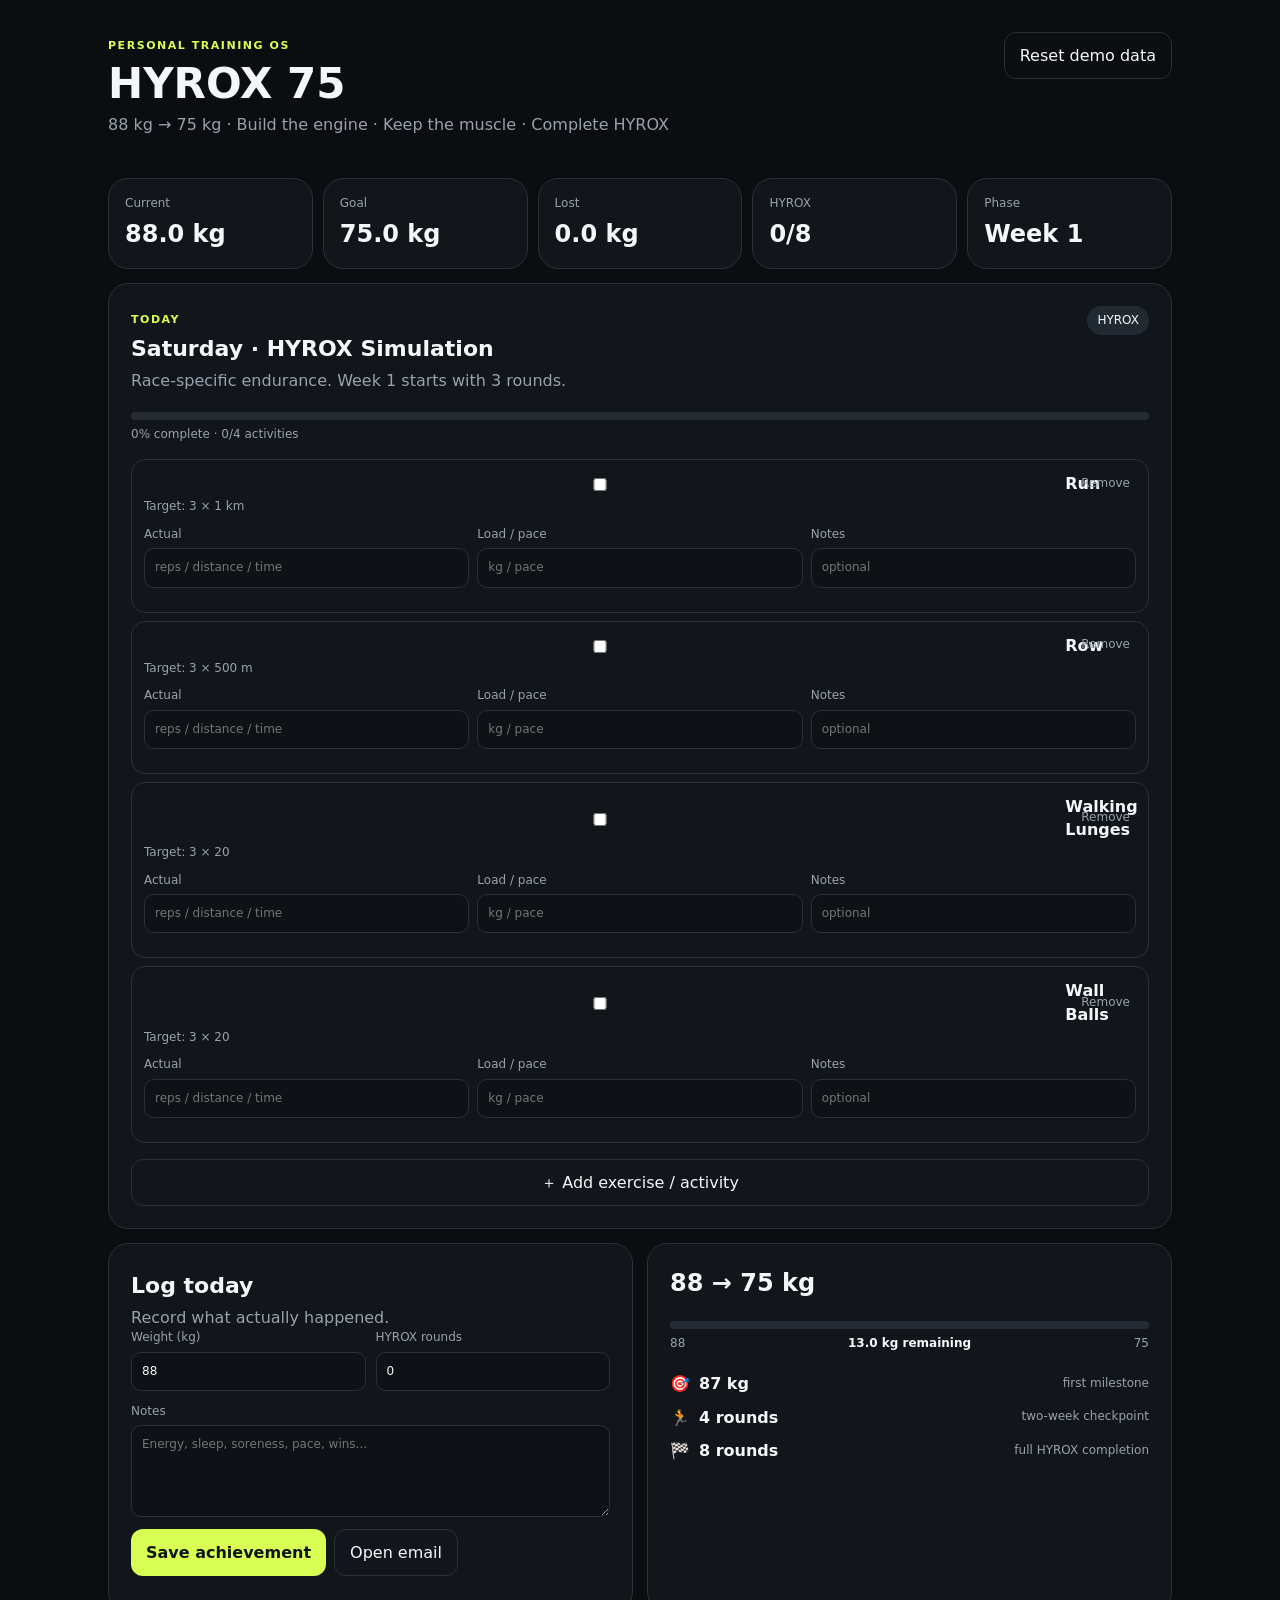
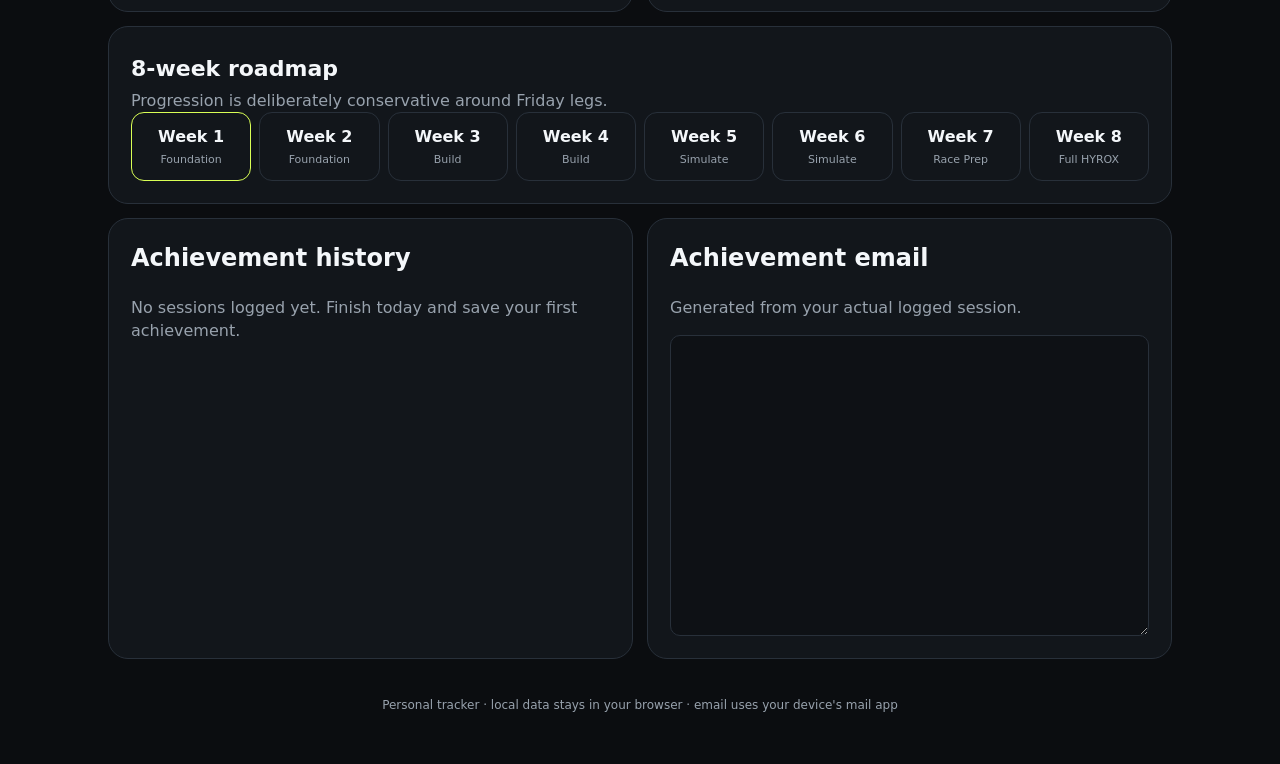
<file: index.html>
<!doctype html>
<html lang="en">
<head>
  <meta charset="utf-8">
  <meta name="viewport" content="width=device-width,initial-scale=1,viewport-fit=cover">
  <meta name="theme-color" content="#111827">
  <meta name="description" content="Personal HYROX and 88kg to 75kg fitness tracker.">
  <link rel="manifest" href="manifest.webmanifest">
  <title>HYROX 75 — Personal Training OS</title>
  <link rel="stylesheet" href="styles.css">
</head>
<body>
  <main class="shell">
    <header class="hero">
      <div><span class="eyebrow">PERSONAL TRAINING OS</span><h1>HYROX 75</h1><p>88 kg → 75 kg · Build the engine · Keep the muscle · Complete HYROX</p></div>
      <button id="resetBtn" class="ghost">Reset demo data</button>
    </header>

    <section class="stats" id="stats"></section>

    <section class="card today">
      <div class="section-head"><div><span class="eyebrow">TODAY</span><h2 id="todayTitle"></h2><p id="todayDesc"></p></div><span id="todayTag" class="tag"></span></div>
      <div class="progress"><span id="sessionProgress"></span></div><div id="sessionProgressText" class="muted small"></div>
      <div id="exerciseList" class="exercise-list"></div>
      <button id="addExercise" class="secondary full">＋ Add exercise / activity</button>
    </section>

    <section class="two-col">
      <section class="card">
        <div class="section-head"><div><h2>Log today</h2><p>Record what actually happened.</p></div></div>
        <div class="form-grid">
          <label>Weight (kg)<input id="weight" type="number" min="40" max="200" step="0.1"></label>
          <label>HYROX rounds<input id="rounds" type="number" min="0" max="8" step="1"></label>
        </div>
        <label>Notes<textarea id="notes" rows="4" placeholder="Energy, sleep, soreness, pace, wins..."></textarea></label>
        <div class="actions"><button id="saveBtn" class="primary">Save achievement</button><button id="emailBtn" class="secondary">Open email</button></div>
        <p id="saveStatus" class="success" aria-live="polite"></p>
      </section>
      <section class="card">
        <h2>88 → 75 kg</h2><div class="weight-track"><span id="weightTrack"></span></div><div class="range"><span>88</span><strong id="remaining"></strong><span>75</span></div>
        <div class="milestones"><div>🎯 <b>87 kg</b><span>first milestone</span></div><div>🏃 <b>4 rounds</b><span>two-week checkpoint</span></div><div>🏁 <b>8 rounds</b><span>full HYROX completion</span></div></div>
      </section>
    </section>

    <section class="card"><div class="section-head"><div><h2>8-week roadmap</h2><p>Progression is deliberately conservative around Friday legs.</p></div></div><div id="roadmap" class="roadmap"></div></section>

    <section class="two-col">
      <section class="card"><h2>Achievement history</h2><div id="history" class="history"></div></section>
      <section class="card"><h2>Achievement email</h2><p class="muted">Generated from your actual logged session.</p><textarea id="emailBody" rows="12" readonly></textarea></section>
    </section>

    <footer>Personal tracker · local data stays in your browser · email uses your device's mail app</footer>
  </main>
  <script src="app.js"></script>
</body>
</html>
</file>
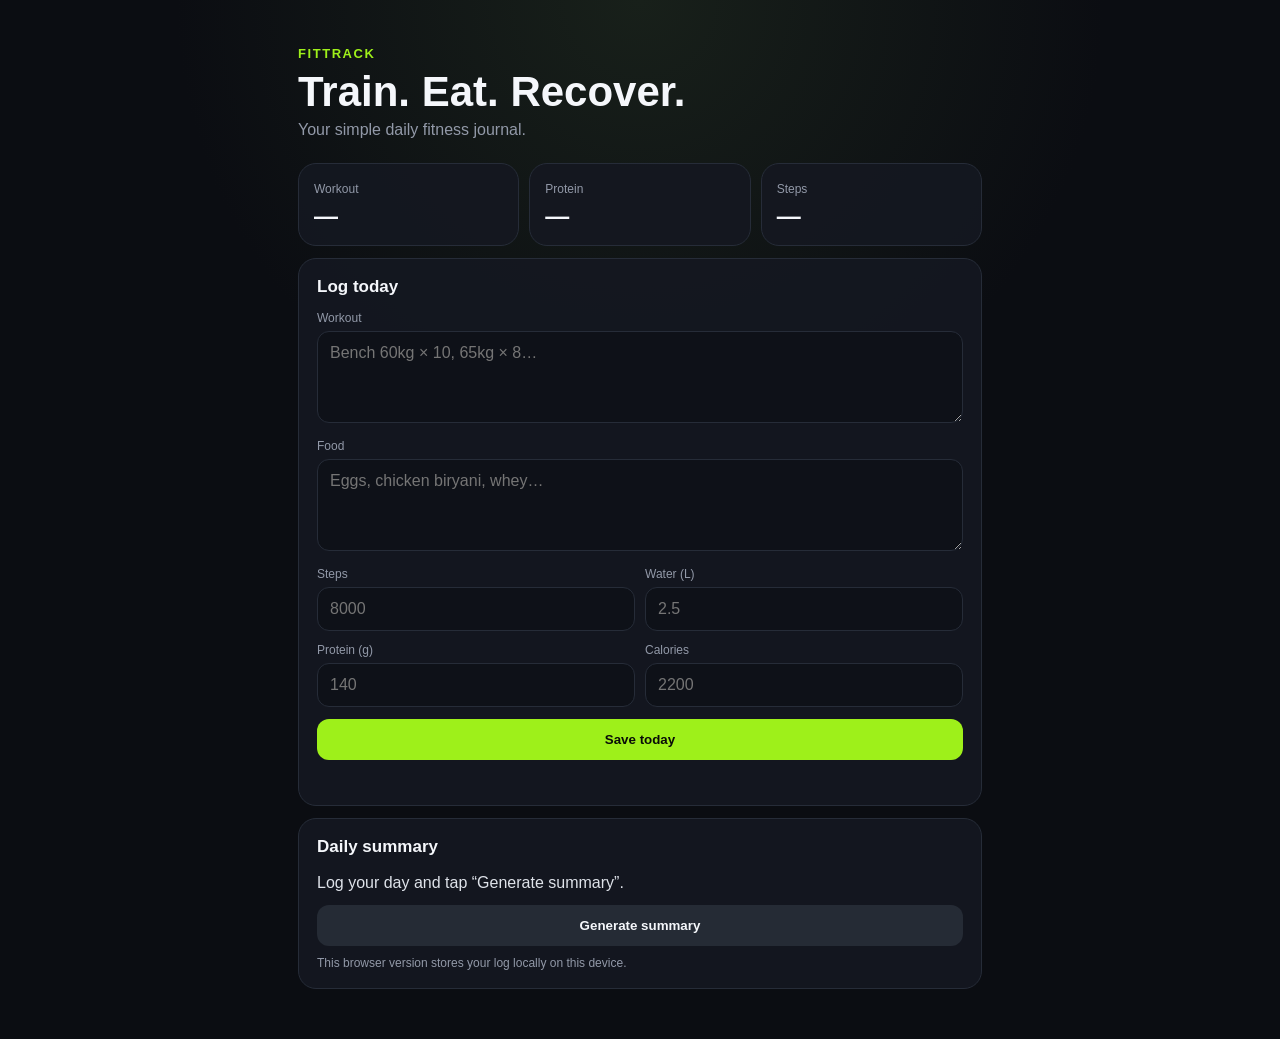
<file: fittrack-live/index.html>
<!doctype html>
<html lang="en">
<head>
<meta charset="utf-8"><meta name="viewport" content="width=device-width,initial-scale=1">
<title>FitTrack — Daily Fitness Journal</title>
<style>
:root{--bg:#0b0d12;--card:#141821;--muted:#9299a8;--text:#f5f7fb;--line:#262c38;--accent:#9ef01a}*{box-sizing:border-box}body{margin:0;background:radial-gradient(circle at top,#18201a 0,#0b0d12 38%);color:var(--text);font-family:-apple-system,BlinkMacSystemFont,"Segoe UI",sans-serif}main{max-width:720px;margin:auto;padding:28px 18px 50px}.hero{padding:18px 0 24px}.eyebrow{color:var(--accent);font-weight:700;font-size:13px;letter-spacing:.12em;text-transform:uppercase}.hero h1{font-size:42px;line-height:1;margin:10px 0 8px}.hero p{color:var(--muted);margin:0}.grid{display:grid;grid-template-columns:repeat(3,1fr);gap:10px}.stat,.card{background:rgba(20,24,33,.9);border:1px solid var(--line);border-radius:18px}.stat{padding:15px}.stat b{display:block;font-size:24px;margin-top:5px}.label{color:var(--muted);font-size:12px}.card{padding:18px;margin-top:12px}.card h2{font-size:17px;margin:0 0 14px}.row{display:grid;grid-template-columns:1fr 1fr;gap:10px}.field{margin-bottom:12px}.field label{display:block;color:var(--muted);font-size:12px;margin-bottom:6px}textarea,input{width:100%;border:1px solid var(--line);background:#0e1118;color:var(--text);border-radius:12px;padding:12px;font:inherit;outline:none}textarea{min-height:92px;resize:vertical}button{width:100%;border:0;border-radius:12px;padding:13px 16px;font-weight:800;background:var(--accent);color:#0a0d08;cursor:pointer}.secondary{margin-top:9px;background:#252b35;color:var(--text)}.summary{white-space:pre-wrap;line-height:1.55;color:#dfe3ea}.hint{font-size:12px;color:var(--muted);margin-top:10px}.saved{color:var(--accent);font-size:12px;margin-top:9px;min-height:18px}@media(max-width:520px){.hero h1{font-size:36px}.grid{grid-template-columns:1fr 1fr}.grid .stat:last-child{grid-column:1/-1}.row{grid-template-columns:1fr}}
</style></head>
<body><main>
<section class="hero"><div class="eyebrow">FitTrack</div><h1>Train. Eat. Recover.</h1><p>Your simple daily fitness journal.</p></section>
<section class="grid"><div class="stat"><span class="label">Workout</span><b id="sWorkout">—</b></div><div class="stat"><span class="label">Protein</span><b id="sProtein">—</b></div><div class="stat"><span class="label">Steps</span><b id="sSteps">—</b></div></section>
<section class="card"><h2>Log today</h2><div class="field"><label>Workout</label><textarea id="workout" placeholder="Bench 60kg × 10, 65kg × 8…"></textarea></div><div class="field"><label>Food</label><textarea id="food" placeholder="Eggs, chicken biryani, whey…"></textarea></div><div class="row"><div class="field"><label>Steps</label><input id="steps" type="number" placeholder="8000"></div><div class="field"><label>Water (L)</label><input id="water" type="number" step="0.1" placeholder="2.5"></div></div><div class="row"><div class="field"><label>Protein (g)</label><input id="protein" type="number" placeholder="140"></div><div class="field"><label>Calories</label><input id="calories" type="number" placeholder="2200"></div></div><button onclick="save()">Save today</button><div class="saved" id="saved"></div></section>
<section class="card"><h2>Daily summary</h2><div class="summary" id="summary">Log your day and tap “Generate summary”.</div><button class="secondary" onclick="summarize()">Generate summary</button><div class="hint">This browser version stores your log locally on this device.</div></section>
</main>
<script>
const key='fittrack:'+new Date().toISOString().slice(0,10); const $=id=>document.getElementById(id);
function load(){try{const d=JSON.parse(localStorage.getItem(key)||'{}');['workout','food','steps','water','protein','calories'].forEach(k=>$(k).value=d[k]??'');render(d)}catch(e){}}
function render(d){$('sWorkout').textContent=d.workout?'Logged':'—';$('sProtein').textContent=d.protein?d.protein+'g':'—';$('sSteps').textContent=d.steps?Number(d.steps).toLocaleString():'—'}
function data(){return Object.fromEntries(['workout','food','steps','water','protein','calories'].map(k=>[k,$(k).value.trim()]))}
function save(){const d=data();localStorage.setItem(key,JSON.stringify(d));render(d);$('saved').textContent='Saved locally ✓';setTimeout(()=>$('saved').textContent='',1800)}
function summarize(){const d=data();const lines=[];lines.push('TODAY’S CHECK-IN');lines.push('');lines.push(d.workout?'Training: '+d.workout:'Training: not logged');lines.push(d.food?'Food: '+d.food:'Food: not logged');if(d.protein)lines.push('Protein: '+d.protein+' g');if(d.calories)lines.push('Calories: '+d.calories);if(d.steps)lines.push('Steps: '+Number(d.steps).toLocaleString());if(d.water)lines.push('Water: '+d.water+' L');lines.push('');let wins=[];if(d.workout)wins.push('Workout logged');if(d.protein)wins.push('Protein tracked');if(d.steps&&Number(d.steps)>=8000)wins.push('Strong movement');lines.push('WINS: '+(wins.length?wins.join(' • '):'Start by logging one thing.'));let gaps=[];if(!d.workout)gaps.push('training');if(!d.food)gaps.push('food');if(!d.protein)gaps.push('protein');if(!d.steps)gaps.push('steps');lines.push('GAPS: '+(gaps.length?gaps.join(', '):'Nothing obvious — keep the streak going.'));lines.push('');lines.push('NEXT MOVE: '+(d.workout?'Prioritize recovery, hydration, and a solid protein-rich meal.':'Log your workout, even if it is a short session.'));$('summary').textContent=lines.join('\n')}
load();
</script></body></html>
</file>
<file: styles.css>
:root{--bg:#0b0d10;--card:#12161b;--line:#28303a;--text:#f4f7fa;--muted:#98a2ad;--accent:#d9ff55;--accentText:#10130a;--good:#69e39b}*{box-sizing:border-box}body{margin:0;background:var(--bg);color:var(--text);font:16px/1.45 Inter,ui-sans-serif,system-ui,-apple-system,BlinkMacSystemFont,"Segoe UI",sans-serif}.shell{max-width:1100px;margin:auto;padding:32px 18px 50px}.hero{display:flex;justify-content:space-between;gap:20px;align-items:flex-start;margin-bottom:26px}.eyebrow{font-size:11px;letter-spacing:.14em;color:var(--accent);font-weight:800}.hero h1{font-size:42px;line-height:1;margin:8px 0}.hero p,h2,p{margin-top:0}.hero p,.muted{color:var(--muted)}button,input,textarea{font:inherit}button{cursor:pointer;border:0}.ghost,.secondary,.primary{border-radius:12px;padding:11px 15px}.ghost,.secondary{background:transparent;border:1px solid var(--line);color:var(--text)}.primary{background:var(--accent);color:var(--accentText);font-weight:800}.full{width:100%}.stats{display:grid;grid-template-columns:repeat(5,1fr);gap:10px;margin-bottom:14px}.stat,.card{background:var(--card);border:1px solid var(--line);border-radius:20px}.stat{padding:16px}.stat span{display:block;color:var(--muted);font-size:12px}.stat strong{display:block;font-size:24px;margin-top:4px}.card{padding:22px;margin-bottom:14px}.section-head{display:flex;justify-content:space-between;gap:15px;align-items:flex-start}.section-head h2{margin:4px 0;font-size:22px}.section-head p{color:var(--muted);margin-bottom:0}.tag{background:#222a31;padding:6px 10px;border-radius:999px;font-size:12px}.progress,.weight-track{height:8px;background:#252b32;border-radius:999px;overflow:hidden;margin:20px 0 6px}.progress span,.weight-track span{display:block;height:100%;background:var(--accent);width:0;transition:.25s}.small{font-size:12px}.exercise-list{display:grid;gap:8px;margin:16px 0}.exercise{border:1px solid var(--line);border-radius:14px;padding:12px}.exercise.done{opacity:.65}.exercise-top{display:flex;align-items:center;gap:10px}.exercise-name{font-weight:700;flex:1;min-width:0}.target{font-size:12px;color:var(--muted);margin-top:3px}.remove{background:none;color:var(--muted);font-size:12px}.exercise-fields{display:grid;grid-template-columns:1fr 1fr 1fr;gap:8px;margin-top:10px}label{display:block;color:var(--muted);font-size:12px;margin-bottom:12px}input,textarea{display:block;width:100%;background:#0e1115;border:1px solid var(--line);color:var(--text);border-radius:10px;padding:10px;margin-top:5px;outline:none}input:focus,textarea:focus{border-color:var(--accent)}.two-col{display:grid;grid-template-columns:1fr 1fr;gap:14px}.form-grid{display:grid;grid-template-columns:1fr 1fr;gap:10px}.actions{display:flex;gap:8px;flex-wrap:wrap}.success{color:var(--good);font-size:13px}.range{display:flex;justify-content:space-between;color:var(--muted);font-size:12px}.range strong{color:var(--text)}.milestones{display:grid;gap:10px;margin-top:20px}.milestones div{display:flex;gap:9px;align-items:center}.milestones span{color:var(--muted);font-size:12px;margin-left:auto}.roadmap{display:grid;grid-template-columns:repeat(8,1fr);gap:8px}.week{border:1px solid var(--line);border-radius:13px;padding:12px;text-align:center}.week.current{border-color:var(--accent)}.week b{display:block}.week span{display:block;color:var(--muted);font-size:11px;margin-top:4px}.history{display:grid;gap:8px}.history-item{padding:12px;border:1px solid var(--line);border-radius:12px}.history-item strong{display:block}.history-item span{font-size:12px;color:var(--muted)}footer{text-align:center;color:var(--muted);font-size:12px;margin-top:24px}@media(max-width:760px){.stats{grid-template-columns:repeat(2,1fr)}.stats .stat:last-child{grid-column:span 2}.two-col{grid-template-columns:1fr}.roadmap{grid-template-columns:repeat(4,1fr)}.hero{flex-direction:column}.exercise-fields{grid-template-columns:1fr 1fr}.hero h1{font-size:36px}}@media(max-width:420px){.exercise-fields{grid-template-columns:1fr}.shell{padding:22px 12px}.card{padding:16px}}
</file>
